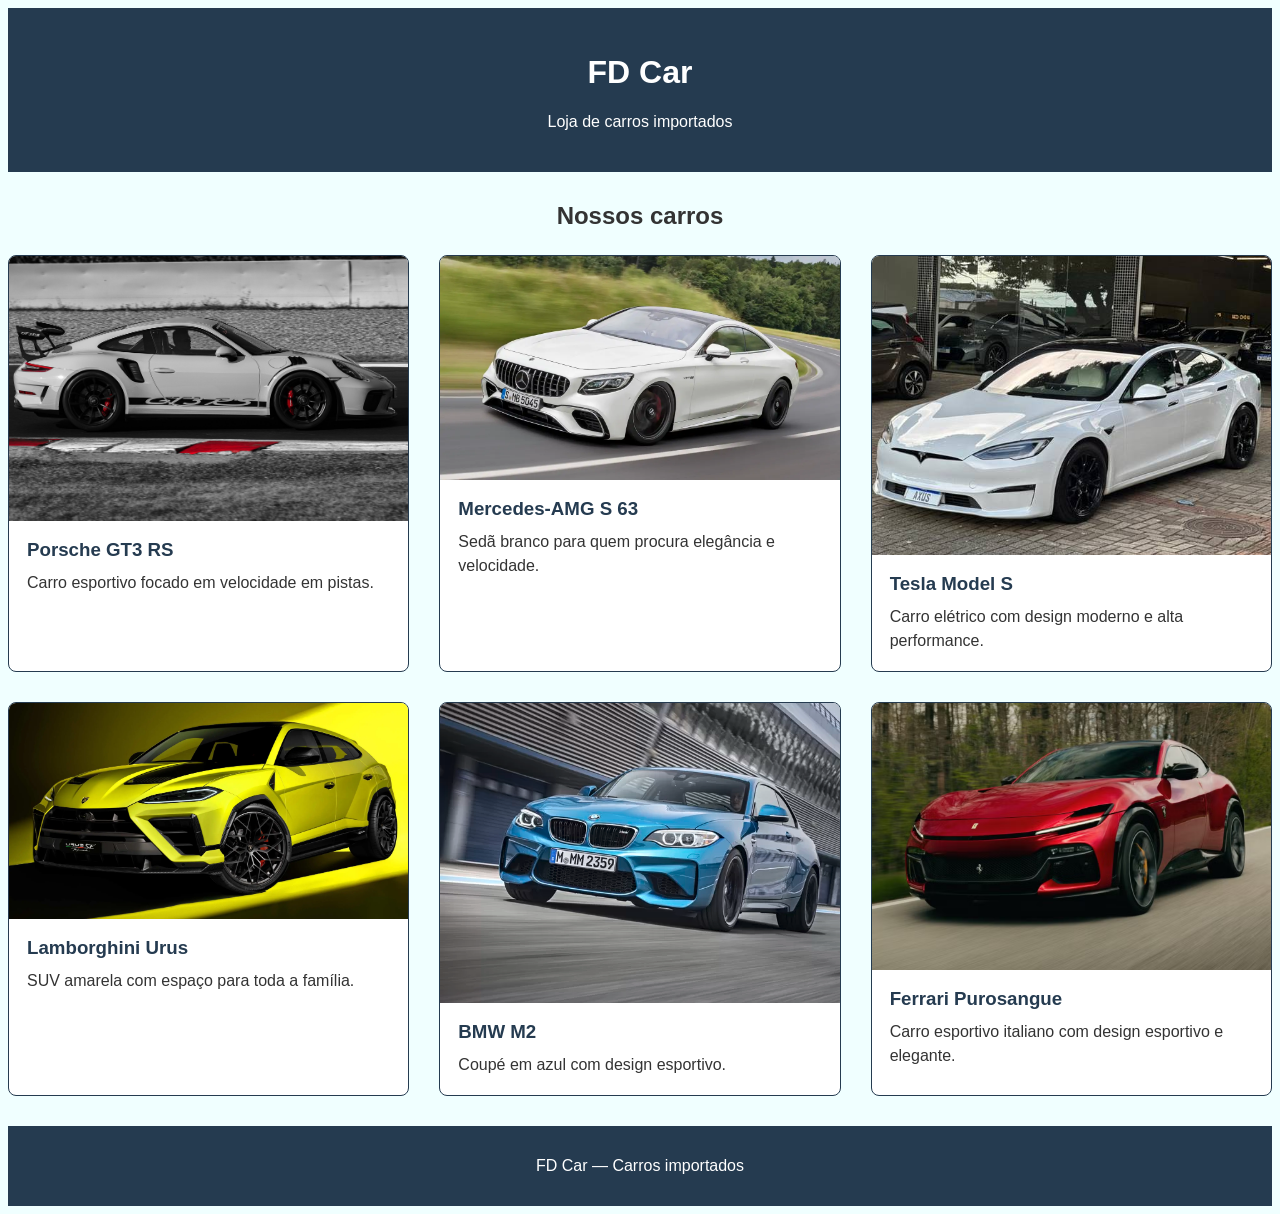
<file: index.html>
<!DOCTYPE html>
<html lang="pt-br">
<head>
    <meta charset="UTF-8">
    <meta name="viewport" content="width=device-width, initial-scale=1.0">
    <link rel="stylesheet" href="style.css">
    <title>FD Car</title>
    <!-- Atividade 03: Desenvolvimento Web -->
    <!-- Aluno: Felipe Soares Demarchi -->
     
</head>
<body>

    <header>
        <h1>FD Car</h1>
        <p>Loja de carros importados</p>
    </header>

    <main>
        <h2>Nossos carros</h2>


        <section class="carros" aria-label="Catálogo de carros">

            <article class="card">
                <img src="img-porschegt3.jpg" alt="Carro Porsche GT3 RS" width="680" height="350">

                <div class="informacoes">
                    <h3>Porsche GT3 RS</h3>
                    <p>Carro esportivo focado em velocidade em pistas.</p>
                </div>

            </article>

            <article class="card">
                <img src="img-mercedesamg.webp" alt="Carro Mercedes-AMG S 63" width="680" height="350">
                <div class="informacoes">
                    <h3>Mercedes-AMG S 63 </h3>
                    <p>Sedã branco para quem procura elegância e velocidade.</p>
                </div>
            </article>

            <article class="card">
                <img src="img-teslamodels.jpg" alt="Carro Tesla Model S" width="680" height="350">
                <div class="informacoes">
                    <h3>Tesla Model S</h3>
                    <p>Carro elétrico com design moderno e alta performance.</p>
                </div>
            </article>

            <article class="card">
                <img src="img-lamborghiniurus.webp" alt="Carro Lamborghini Urus" width="680" height="350">
                <div class="informacoes">
                    <h3>Lamborghini Urus</h3>
                    <p>SUV amarela com espaço para toda a família.</p>
                </div>
            </article>

            <article class="card">
                <img src="img-bmwm2.webp" alt="Carro BMW M2" width="680" height="350">
                <div class="informacoes">
                    <h3>BMW M2</h3>
                    <p>Coupé em azul com design esportivo.</p>
                </div>
            </article>

            <article class="card">
                <img src="img-ferraripurosangue.avif" alt="Carro Ferrari Purosangue" width="680" height="350">
                <div class="informacoes">
                    <h3>Ferrari Purosangue</h3>
                    <p>Carro esportivo italiano com design esportivo e elegante.</p>
                </div>
            </article>
        </section>
    </main>


    <footer>
        <p>FD Car — Carros importados</p>
    </footer>
</body>
</html>
</file>
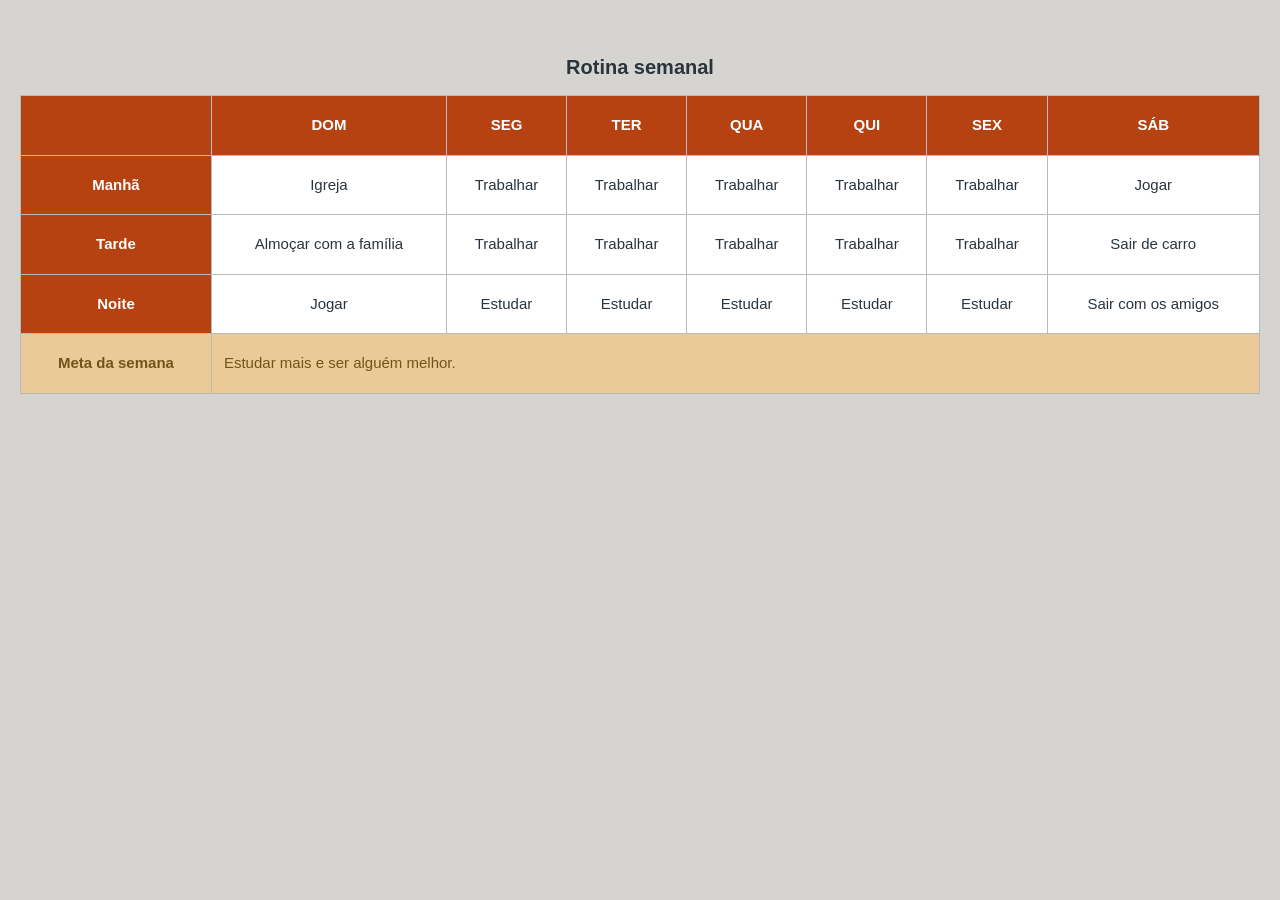
<file: Tabela 2 - Atividade 4/index.html>
<!DOCTYPE html>
<html lang="pt-BR">
<head>
  <meta charset="UTF-8">
  <meta name="viewport" content="width=device-width, initial-scale=1.0">
  <title>Minha rotina semanal</title>
  <link rel="stylesheet" href="style.css">
</head>
<body>
  <main>

      <table>
        <caption>Rotina semanal</caption>

        <thead>
          <tr>
            <th scope="col"></th>
            <th scope="col">DOM</th>
            <th scope="col">SEG</th>
            <th scope="col">TER</th>
            <th scope="col">QUA</th>
            <th scope="col">QUI</th>
            <th scope="col">SEX</th>
            <th scope="col">SÁB</th>
          </tr>
        </thead>
        
        <tbody>
          <tr>
            <th scope="row">Manhã</th>
            <td>Igreja</td>
            <td>Trabalhar</td>
            <td>Trabalhar</td>
            <td>Trabalhar</td>
            <td>Trabalhar</td>
            <td>Trabalhar</td>
            <td>Jogar</td>
          </tr>
          
          <tr>
            <th scope="row">Tarde</th>
            <td>Almoçar com a família</td>
            <td>Trabalhar</td>
            <td>Trabalhar</td>
            <td>Trabalhar</td>
            <td>Trabalhar</td>
            <td>Trabalhar</td>
            <td>Sair de carro</td>
          </tr>

          <tr>
            <th scope="row">Noite</th>
            <td>Jogar</td>
            <td>Estudar</td>
            <td>Estudar</td>
            <td>Estudar</td>
            <td>Estudar</td>
            <td>Estudar</td>
            <td>Sair com os amigos</td>
          </tr>
        </tbody>

        <tfoot>
          <tr>
            <th scope="row">Meta da semana</th>
            <td colspan="7">Estudar mais e ser alguém melhor.</td>
          </tr>
        </tfoot>

      </table>

  </main>
</body>
</html>
</file>
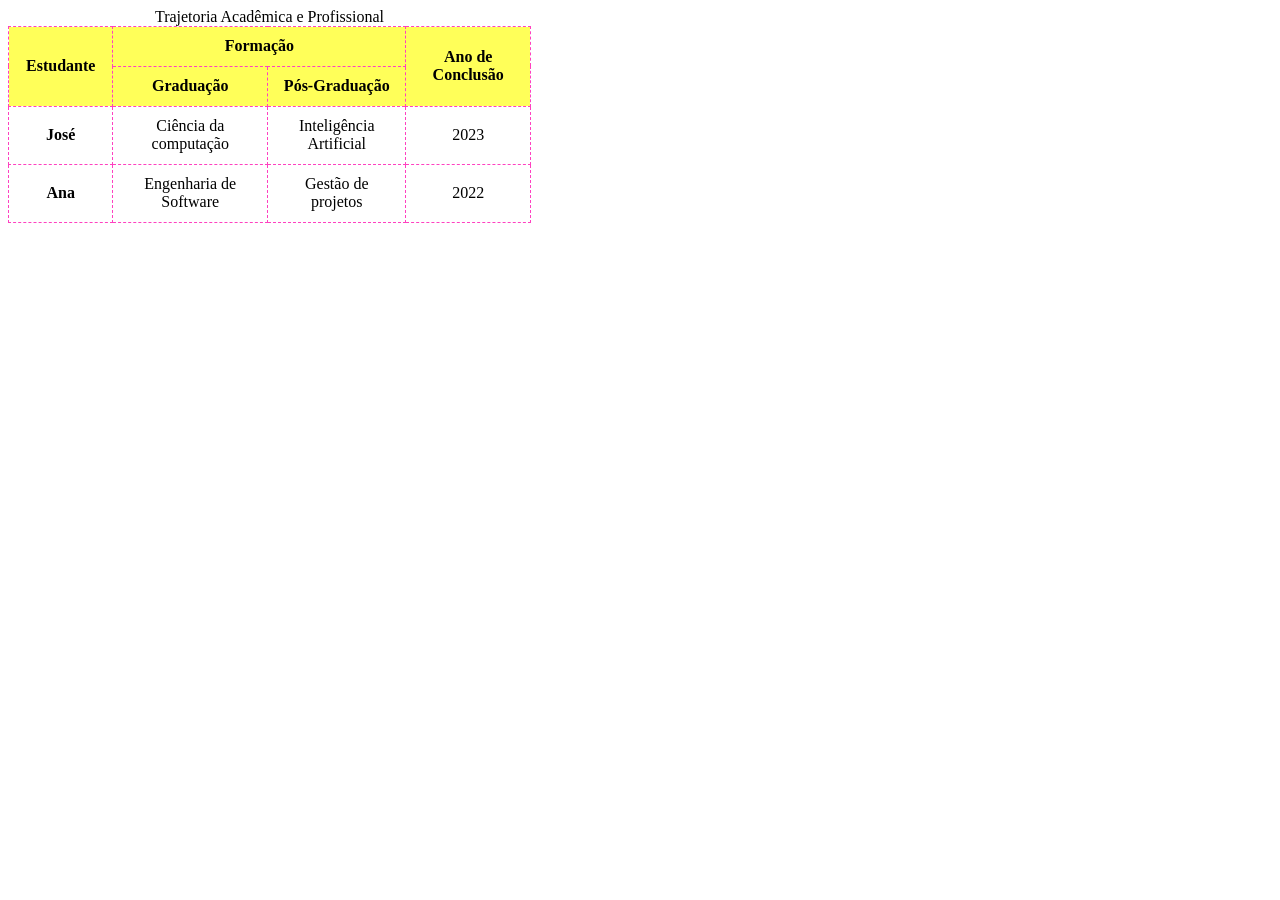
<file: Tebela 1 - Aula/index.html>
<!DOCTYPE html>
<html lang="pt-br">
<head>
    <meta charset="UTF-8">
    <meta http-equiv="X-UA-Compatible" content="IE=edge">
    <meta name="viewport" content="width=device-width, initial-scale=1.0">
    <title>Tabelosa</title>
    <style>
    table, td, th{
    border: 1px dashed rgb(255, 65, 192);
    border-collapse: collapse;
    text-align: center;
    padding: 2%;
}

.cabecalho{
    background-color: rgb(255, 255, 89);
    font-weight: bold;
}
    </style>
</head>
<body>

<table>
    <caption>Trajetoria Acadêmica e Profissional</caption>
    <tr class="cabecalho">
        <th rowspan="2" width="20%">Estudante</th>
        <th colspan="2">Formação</th>
        <th rowspan="2">Ano de Conclusão</th>
    </tr>
    <tr class="cabecalho">
        <th>Graduação</th>
        <th>Pós-Graduação</th>
    </tr>
    <tr>
        <th>José</th>
        <td>Ciência da computação</td>
        <td>Inteligência Artificial</td>
        <td>2023</td>
    </tr>
    <tr>
        <th>Ana</th>
        <td>Engenharia de Software</td>
        <td>Gestão de projetos</td>
        <td>2022</td>
    </tr>
</table>




</body>
</html>
</file>
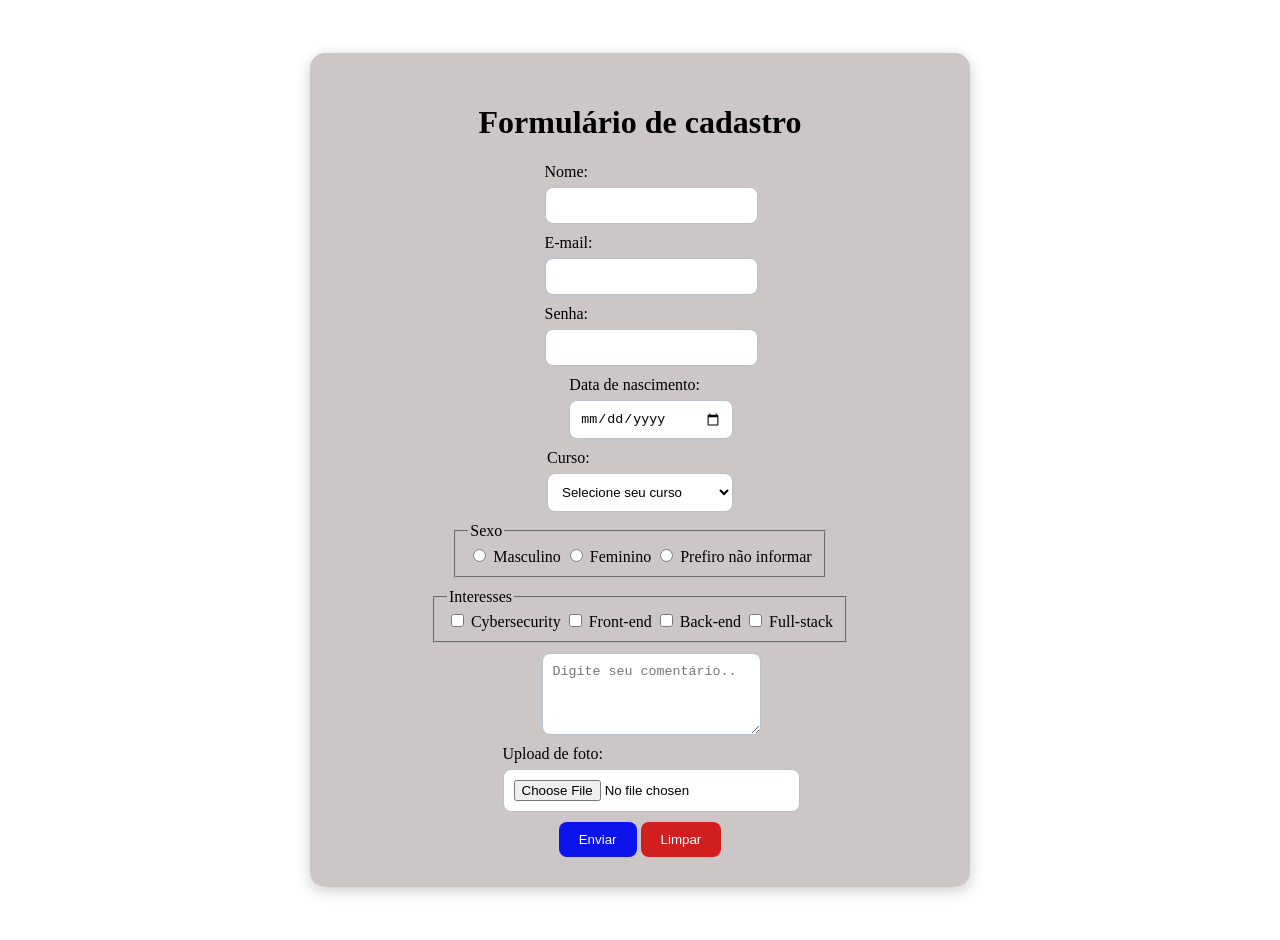
<file: OneDrive/Documents/ATIVIDADES DESEN. WEB RENATA/Atividade 05/index.html>
<!DOCTYPE html>
<html lang="pt-br">
<head>
    <meta charset="UTF-8">
    <meta name="viewport" content="width=device-width, initial-scale=1.0">
    <title>Formulários</title>

    <style>

        h1 {
            text-align: center;
        }

        body {
            margin: 0;
            min-height: 100vh;
            padding: 20px;

            display: flex;
            justify-content: center;
            align-items: center;
        }

        main {
            padding: 20px;
            justify-content: center;
            align-items: center;
        }

        form {
            display: flex;
            flex-direction: column;
            align-items: center;
            gap: 10px;
        }

        .container {
            background-color: #ccc6c6;
            width: 100%;
            max-width: 600px;
            padding: 30px;
            border-radius: 15px;
            box-shadow: 0 4px 15px rgba(0, 0, 0, 0.2);
        }

        .campo {
            display: flex;
            flex-direction: column;
             gap: 6px;
            }

        .campo input,.campo select,.campo textarea {
            width: 100%;
            padding: 10px;
            border: 1px solid #b8c1cc;
            border-radius: 8px;
            background-color: #fff;
        }
        
        
        button {
            border: none;
            border-radius: 8px;
            background-color: #3158b5;
            color: white;
            cursor: pointer;
            transition: background-color 0.2s;
        }

        button:hover {
            background-color: #c3c69c;
        }

        button[type="reset"] {
            padding: 10px 20px;
            background-color: #d11f1f;
        }

         button[type="submit"] {
            padding: 10px 20px;
            background-color: #0c14eb;
        }



        @media (max-width: 600px) {
        body {
            padding: 10px;
        }

        .container {
             padding: 20px;
            }

        h1 {
             font-size: 24px;
            }

        .botoes {
            flex-direction: column;
        }
    }
    </style>
</head>

<body>
    <main class="container">

    <h1>Formulário de cadastro</h1>

    <form>

     <div class="campo">
    <label for="nome">Nome:</label>
    <input type="text" id="nome" name="nome" required>
    </div>

    <div class="campo">
    <label for="email">E-mail:</label>
    <input type="email" id="email" name="email" required>
    </div>

    <div class="campo">
    <label for="senha">Senha:</label>
    <input type="password" id="senha" name="senha">
    </div>

    <div class="campo">
    <label for="nascimento">Data de nascimento:</label>
    <input type="date" id="nascimento"name="nascimento">
    </div>

    <div class="campo">
    <label for="curso">Curso:</label>
    <select id="curso" name="curso">
        <option>
            Selecione seu curso
        </option>

        <option value="engenhariasoftware">
            Engenharia de Software
        </option>

        <option value="cienciadacompuracao">
            Ciência da Computação
        </option>
    </select>
    </div>
    

    <fieldset>
    <legend>Sexo</legend>

    <label>
        <input type="radio" name="sexo" value="masculino">
    Masculino
    </label>

    <label>
        <input type="radio" name="sexo" value="feminino">
    Feminino
    </label>

    <label>
        <input type="radio" name="sexo" value="nao-informado">
    Prefiro não informar
    </label>
    </fieldset>


    <fieldset>
    <legend>Interesses</legend>

    <label>
        <input type="checkbox" name="interesses1" value="cybersecurity">
        Cybersecurity
    </label>

    <label>
        <input type="checkbox" name="interesses2" value="frontend">
        Front-end
    </label>

    <label>
        <input type="checkbox" name="interesses3" value="backend">
       Back-end
    </label>

    <label>
        <input type="checkbox" name="interesses4" value="fullstack">
        Full-stack
    </label>
    </fieldset>

    <div class="campo">
    <textarea id="comentarios"name="comentarios"rows="4" placeholder="Digite seu comentário.."></textarea>
    </div>

    <div class="campo">
    <label for="foto">Upload de foto:</label>
    <input type="file" id="foto" name="foto" accept="image/*">
    </div>

    <div class="botoes">
    <button type="submit">Enviar</button>
    <button type="reset">Limpar</button>
    </div>

</form>
</main>

</body>
</html>
</file>
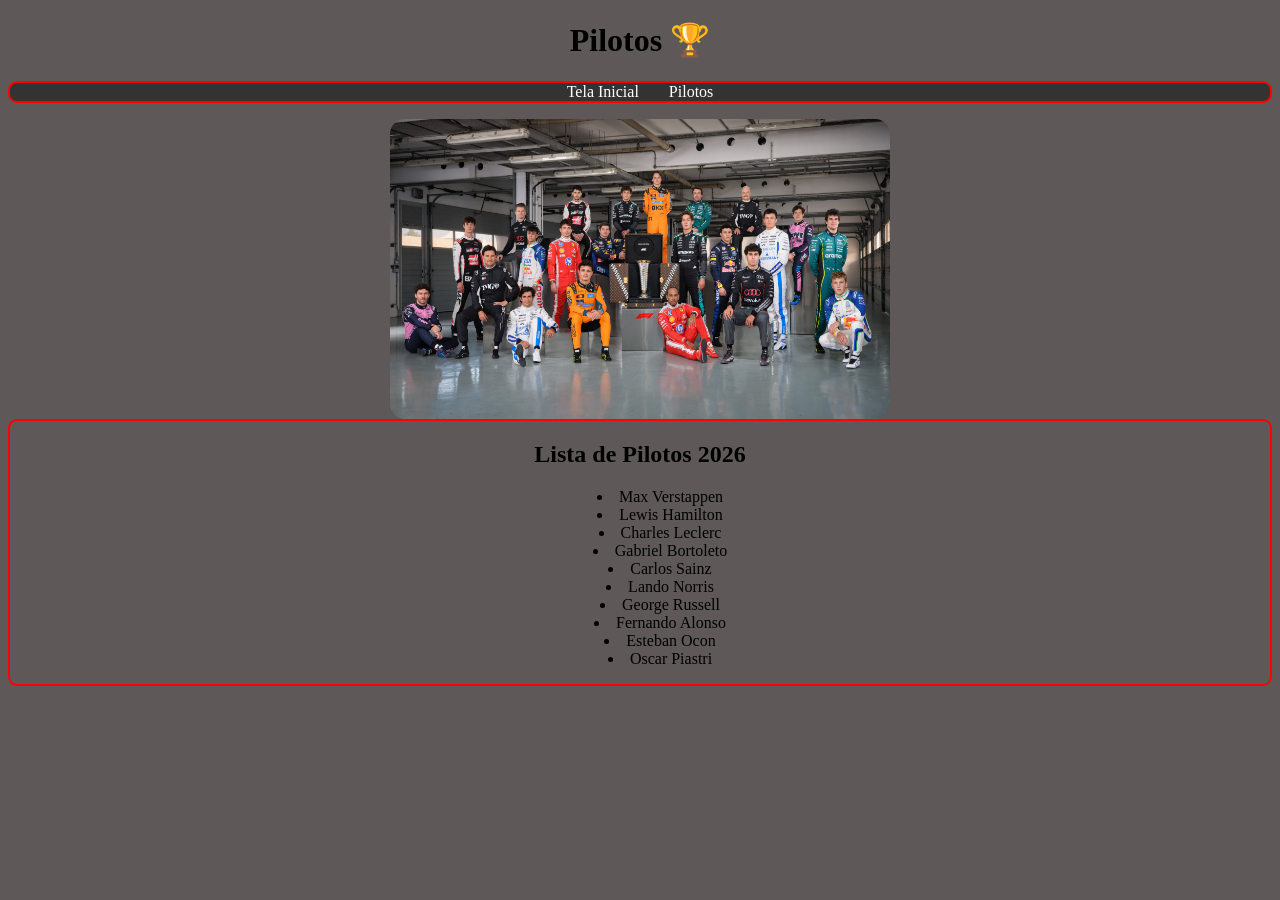
<file: pilotos.html>
<!DOCTYPE html>
<html lang="pt-br">
<head>
    <meta charset="UTF-8">
    <meta name="viewport" content="width=device-width, initial-scale=1.0">
    <title>Formula 1</title>
    <style>
        /* Cor de fundo da página */
        body {
            background-color: rgb(94, 88, 88);
        }
        /* Título da página */
        header {
            text-align: center;
        }
        /* Nav e lista não ordenada */
        nav ul {
            list-style-type: none;
            padding: 0;
            display: flex;
            justify-content: center;
            background-color: #333;
            border-style: double;
            border-radius: 9px;
            border-width: 2px;
            border-color: rgb(255, 1, 1);
        }
        /* Nav, lista não ordenada e suas linhas */
        nav ul li {
            margin: 0 15px;
        }
        /* Nav, lista não ordenada e suas linhas, e link */
        nav ul li a {
            color: #fff;
            text-decoration: none;
        }
        /* id piloto */
        #imgpilotos {
            border-radius: 15px;
            display: block;
            margin: 0 auto;
        }
        /* Conteúdo Principal */
        main {
            border-style: double;
            border-radius: 9px;
            border-width: 2px;
            border-color: rgb(255, 1, 1);
            text-align: center;
            list-style-position: inside; 
        }
        </style>

</head>
<body>
    <!-- Título sobre a Formula 1 -->
    <header>
        <h1>Pilotos 🏆</h1>
    </header>
    
    <!-- Navegação do site -->
    <nav>
        <ul>
            <li><a href="index.html">Tela Inicial</a></li>
            <li><a href="pilotos.html">Pilotos</a></li>
        </ul>
    </nav>

    <img id="imgpilotos" src="hbau7iaauaa-fnb.jpeg" alt="Pilotos formula 1" width="500" height="300">

    <!-- Conteúdo Principal do site -->
    <main>
        <h2>Lista de Pilotos 2026</h2>
        <ul>
            <li>Max Verstappen</li>
            <li>Lewis Hamilton</li>
            <li>Charles Leclerc</li>
            <li>Gabriel Bortoleto</li>
            <li>Carlos Sainz</li>
            <li>Lando Norris</li>
            <li>George Russell</li>
            <li>Fernando Alonso</li>
            <li>Esteban Ocon</li>
            <li>Oscar Piastri</li>
        </ul>
    </main>
</body>
</html>
</file>
<file: style.css>
body {
    font-family: "Changa One", sans-serif;
    background-color: azure;
    color: #333333;
}

header {
    background-color: #253b50;
    color: white;
    text-align: center;
    padding: 25px;
}

main {
    max-width: 1500px;
    margin: 30px auto;
}

h2 {
    text-align: center;
    margin-bottom: 25px;
}


.carros {
    display: grid;
    grid-template-columns: repeat(3, 1fr);
    gap: 30px;
}

.card {
    background-color: white;
    border: 1px solid #253b50;
    border-radius: 8px;
    overflow: hidden;

}

.card img {
    display: block;
    width: 100%;
    height: auto;
}

.informacoes {
    padding: 18px;
}

.card h3 {
    margin: 0 0 10px;
    color: #253b50;
}

.card p {
    margin: 0;
    line-height: 1.5;
}


.card:hover {
    transform: translateY(-5px);
    box-shadow: 10px 5px 12px #00000026;
    transition: transform 0.3s, box-shadow 0.3s;
}

footer {
    background-color: #253b50;
    color: white;
    text-align: center;
    padding: 15px;
}


@media (max-width: 900px) {
    .carros {
        grid-template-columns: repeat(2, 1fr);
    }
}


@media (max-width: 600px) {
    .carros {
        grid-template-columns: 1fr;
    }
}
</file>
<file: Tabela 2 - Atividade 4/style.css>
body {
  text-align: center;
  margin: 0;
  padding: 40px 20px;
  background-color: #d6d4d0;
  color: #29343d;
  font-family: Arial, Helvetica, sans-serif;
}


table {
  width: 100%;
  min-width: 850px;
  border-collapse: collapse;
  background-color: #ffffff;
}

caption {
  text-align: center;
  padding: 16px;
  color: #29343d;
  font-size: 20px;
  font-weight: bold;
}

th,td {
  border: 1px solid #b9b9b9;
  padding: 18px 12px;
  font-size: 15px;
  line-height: 1.5;
  vertical-align: middle;
}

thead th, tbody th {
  background-color: #b64212;
  color: #ffffff;
}

tfoot th, tfoot td {
  background-color: #eaca96;
  color: #715419;
}

tfoot td {
  text-align: left;
}
</file>
